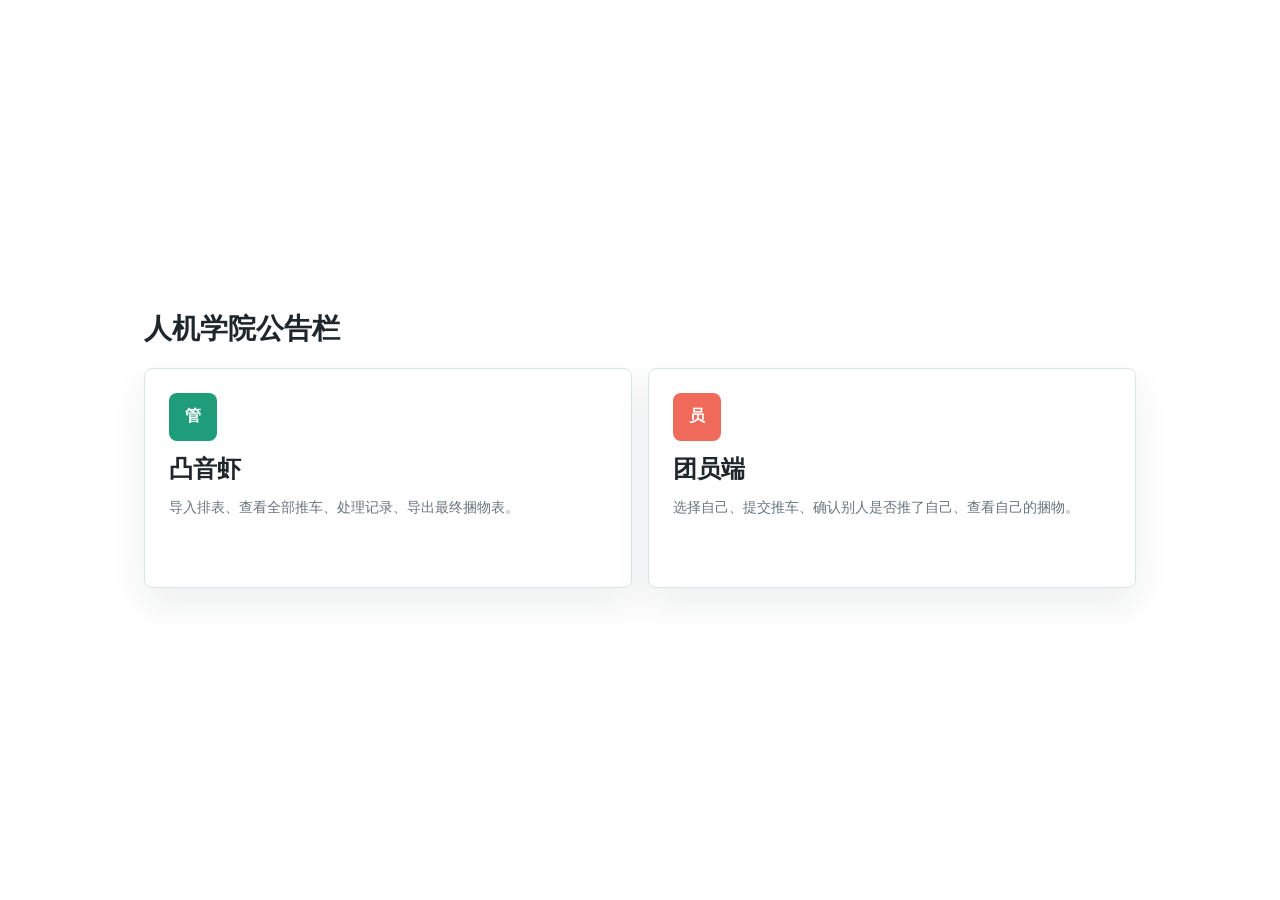
<file: index.html>
<!doctype html>
<html lang="zh-CN">
  <head>
    <meta charset="UTF-8" />
    <meta name="viewport" content="width=device-width, initial-scale=1.0" />
    <title>人机学院公告栏</title>
    <link rel="stylesheet" href="styles.css" />
  </head>
  <body>
    <main class="entry-shell">
      <section class="entry-hero">
        <div>
          <h1>人机学院公告栏</h1>
        </div>
      </section>

      <section class="entry-grid" aria-label="选择入口">
        <a class="entry-card admin" href="admin.html">
          <span class="entry-icon">管</span>
          <strong>凸音虾</strong>
          <small>导入排表、查看全部推车、处理记录、导出最终捆物表。</small>
        </a>
        <a class="entry-card member" href="member.html">
          <span class="entry-icon">员</span>
          <strong>团员端</strong>
          <small>选择自己、提交推车、确认别人是否推了自己、查看自己的捆物。</small>
        </a>
      </section>
    </main>
  </body>
</html>
</file>
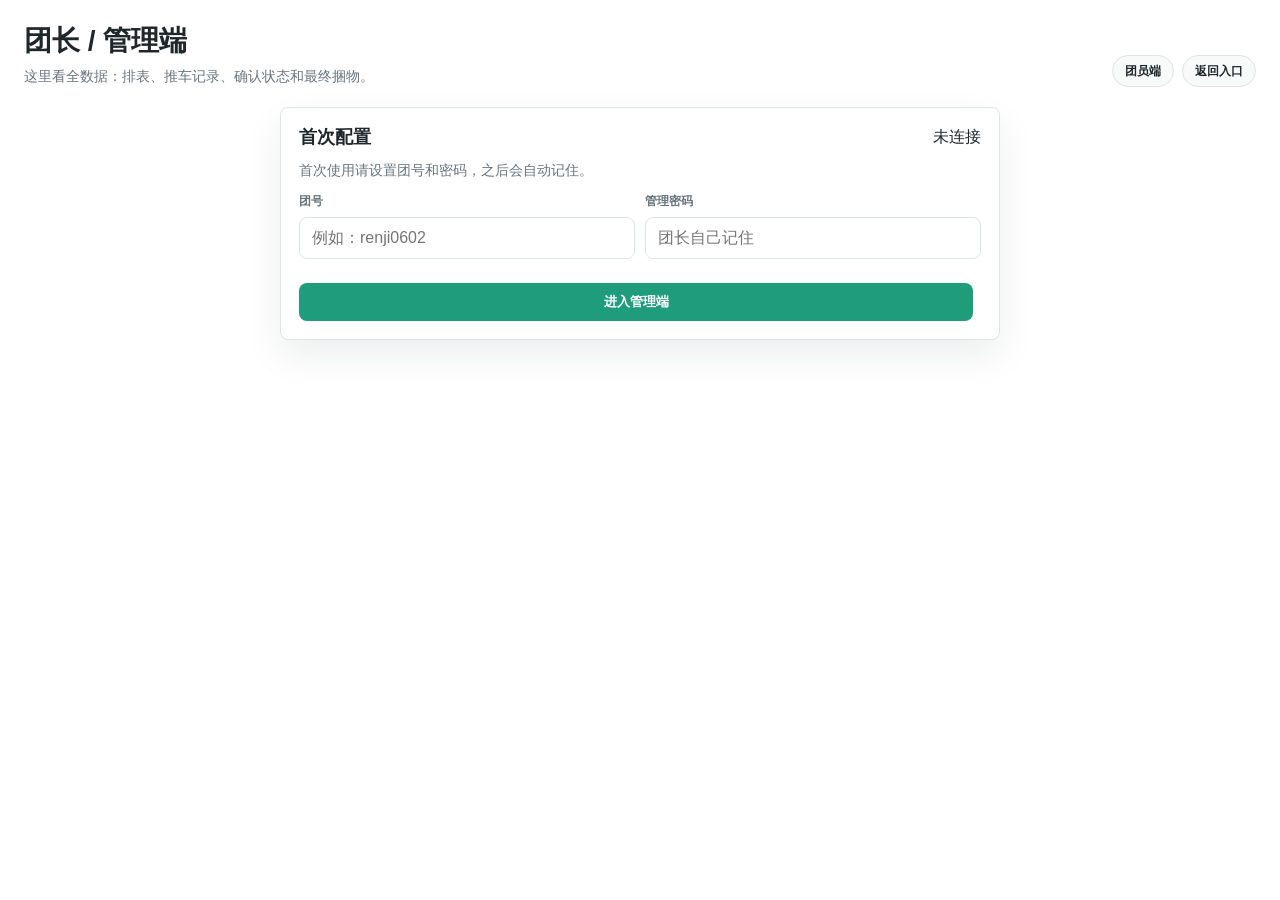
<file: admin.html>
<!doctype html>
<html lang="zh-CN">
  <head>
    <meta charset="UTF-8" />
    <meta name="viewport" content="width=device-width, initial-scale=1.0" />
    <title>团长端 - 推车管理</title>
    <link rel="stylesheet" href="styles.css" />
  </head>
  <body>
    <div class="app-shell">
      <header class="topbar">
        <div>
          <h1>团长 / 管理端</h1>
          <p>这里看全数据：排表、推车记录、确认状态和最终捆物。</p>
        </div>
        <nav class="top-actions" aria-label="页面入口">
          <a class="ghost-link" href="member.html">团员端</a>
          <a class="ghost-link" href="index.html">返回入口</a>
        </nav>
      </header>

      <div id="adminGateWrap">
        <section class="panel admin-gate" id="adminGate">
          <div class="section-title">
            <h2>首次配置</h2>
            <span id="cloudStatus">未连接</span>
          </div>
          <p class="hint" style="margin-bottom:12px">首次使用请设置团号和密码，之后会自动记住。</p>
          <div class="gate-grid">
            <label class="field">
              <span>团号</span>
              <input id="cloudGroupCode" type="text" placeholder="例如：renji0602" autocomplete="off" />
            </label>
            <label class="field">
              <span>管理密码</span>
              <input id="cloudAdminPin" type="password" placeholder="团长自己记住" autocomplete="off" />
            </label>
          </div>
          <div class="cloud-actions">
            <button class="primary-button" id="cloudConnectBtn" type="button">进入管理端</button>
          </div>
        </section>
      </div>

      <section class="panel admin-gate is-hidden" id="adminConnectedBar" style="text-align:center;padding:12px 18px">
        <span style="margin-right:12px">当前团号：<strong id="connectedGroupLabel"></strong></span>
        <button class="ghost-button" id="adminSwitchBtn" type="button" style="margin-right:6px">切换</button>
        <button class="ghost-button danger-button" id="adminExitBtn" type="button">退出</button>
      </section>

      <main class="admin-grid is-hidden" id="adminContent">
        <section class="panel box-panel">
          <div class="section-title">
            <h2>盲盒项目</h2>
            <span id="boxCount">0 个</span>
          </div>
          <div class="box-manager">
            <label class="field">
              <span>当前盲盒</span>
              <select id="boxSelect"></select>
            </label>
            <label class="field">
              <span>盲盒名称</span>
              <input id="boxNameInput" type="text" placeholder="例如：生肖款" autocomplete="off" />
            </label>
            <button class="ghost-button" id="renameBoxBtn" type="button">重命名</button>
            <button class="ghost-button" id="addBoxBtn" type="button">新增盲盒</button>
            <button class="ghost-button danger-button" id="deleteBoxBtn" type="button">删除盲盒</button>
          </div>
        </section>

        <aside class="panel import-panel">
          <div class="panel-head">
            <h2>排表导入</h2>
            <button class="ghost-button" id="loadDemoBtn" type="button">恢复示例</button>
          </div>
          <label class="upload-box" for="rosterFile">
            <strong>上传排表文件</strong>
            <span id="fileName">支持 XLSX / CSV / TXT，上传后会填入下方排表框</span>
            <input id="rosterFile" type="file" accept=".xlsx,.csv,.txt,application/vnd.openxmlformats-officedocument.spreadsheetml.sheet,text/csv,text/plain" />
          </label>
          <textarea class="hidden-input" id="rosterInput" spellcheck="false"></textarea>
          <section class="keyword-panel" id="itemRulePanel" aria-label="捆序设置">
            <div class="section-title">
              <h3>捆序设置</h3>
              <span id="itemRuleSummary">上传表格后自动识别</span>
            </div>
            <div class="item-rule-list" id="itemRuleList"></div>
            <p class="hint">款式会按单价从高到低排列。逐个选择捆2、捆1、备捆或不捆后再导入。</p>
          </section>
          <button class="primary-button" id="importBtn" type="button">导入并覆盖成员</button>
          <p class="hint">请先上传表格。系统会识别"分类 / 种类 / 单价 / 昵称 / 数量"。</p>

        </aside>

        <section class="panel main-panel">
          <div class="tabs" role="tablist" aria-label="管理页切换">
            <button class="tab active" data-tab="records" type="button">推车记录</button>
            <button class="tab" data-tab="allocation" type="button">分配结果</button>
          </div>

          <section class="tab-page active" id="recordsPage">
            <div class="section-title">
              <h2>全部推车记录</h2>
              <span id="recordCount">0 条</span>
            </div>
            <div class="record-list wide-list" id="recordList"></div>
          </section>

          <section class="tab-page" id="allocationPage">
            <div class="allocation-toolbar">
              <div>
                <h2>最终捆物表</h2>
              </div>
              <div class="toolbar-actions">
                <fieldset class="allocation-filter" aria-label="筛选捆序">
                  <label><input data-allocation-filter="捆2" type="checkbox" checked /> 捆2</label>
                  <label><input data-allocation-filter="捆1" type="checkbox" checked /> 捆1</label>
                  <label><input data-allocation-filter="备捆" type="checkbox" checked /> 备捆</label>
                </fieldset>
                <button class="mini-button assign-button" id="allocationAssignBtn" type="button">上捆</button>
                <button class="mini-button" id="allocationExportBtn" type="button">导出</button>
              </div>
            </div>
            <div class="table-wrap">
              <table>
                <thead>
                  <tr>
                    <th>成员</th>
                    <th>吃款</th>
                    <th>捆序</th>
                    <th>有效推车数量</th>
                    <th>状态</th>
                    <th>捆物剩余</th>
                  </tr>
                </thead>
                <tbody id="allocationBody"></tbody>
              </table>
            </div>
          </section>
        </section>

        <aside class="panel summary-panel">
          <h2>实时总览</h2>
          <div class="stat-grid">
            <div class="stat stat-wide">
              <span>可捆数量</span>
              <strong id="hotCount">0</strong>
            </div>
            <div class="stat">
              <span>已交推车</span>
              <strong id="confirmedCount">0</strong>
            </div>
            <div class="stat">
              <span>待审核</span>
              <strong id="pendingReviewCount">0</strong>
            </div>
            <div class="stat">
              <span>未交推车</span>
              <strong id="pendingCount">0</strong>
            </div>
          </div>

          <section class="explain">
            <h3>团员入口</h3>
            <p>团员只需要打开团员端，选择自己的昵称后提交或确认。管理端会同步看到状态变化。</p>
          </section>

          <section class="explain">
            <h3>当前数据库</h3>
            <p>连接云同步后，团长端和团员端会使用同一个团号下的数据。</p>
          </section>
        </aside>

        <section class="panel roster-panel">
          <div class="section-title">
            <h2>排表生成表</h2>
            <span id="memberCount">0 人</span>
          </div>
          <div class="member-list" id="memberList"></div>
        </section>
      </main>
    </div>

    <div class="toast" id="toast" role="status" aria-live="polite"></div>
    <script src="db.js"></script>
    <script src="admin.js"></script>
  </body>
</html>
</file>
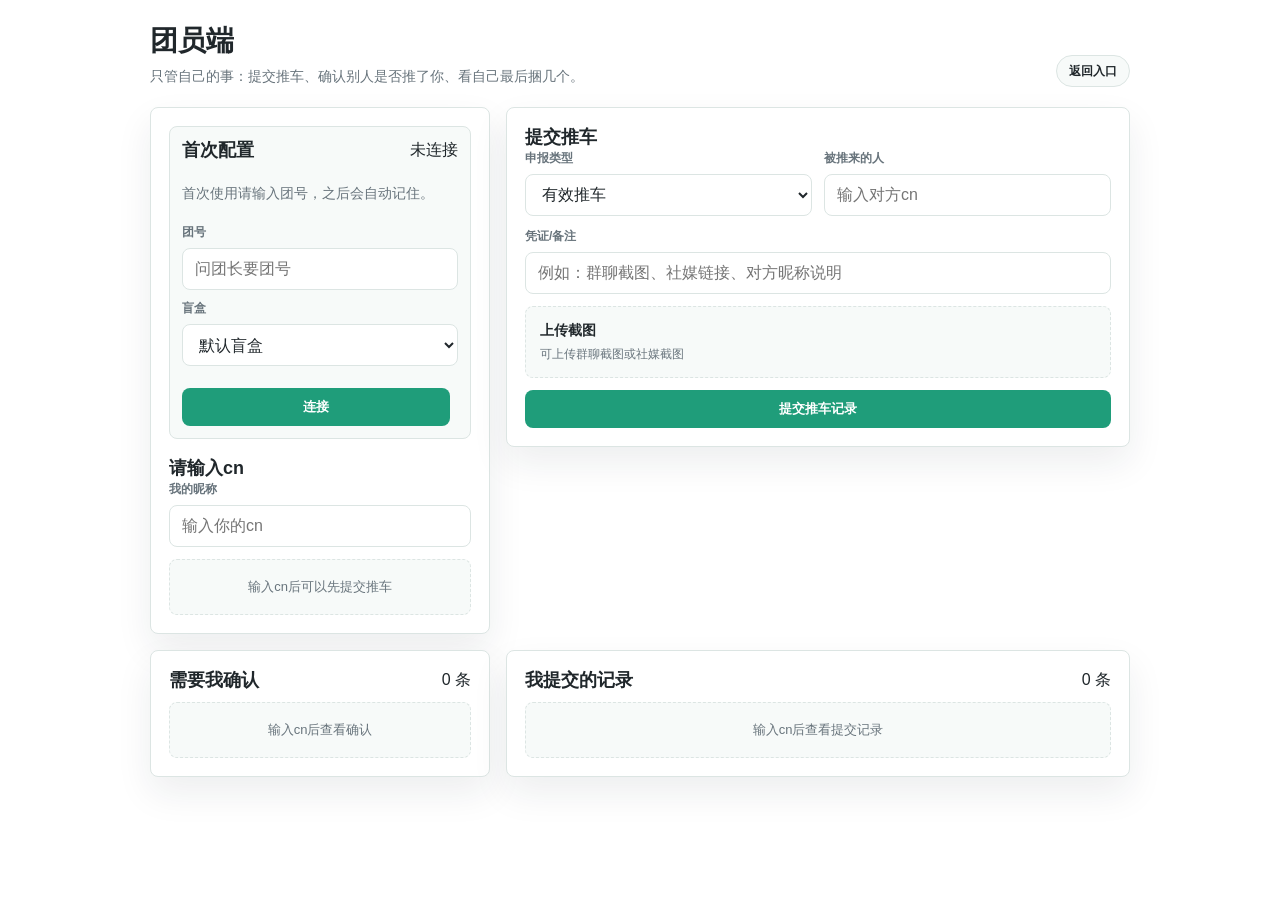
<file: member.html>
<!doctype html>
<html lang="zh-CN">
  <head>
    <meta charset="UTF-8" />
    <meta name="viewport" content="width=device-width, initial-scale=1.0" />
    <title>团员端 - 推车提交</title>
    <link rel="stylesheet" href="styles.css" />
  </head>
  <body>
    <div class="app-shell compact-shell">
      <header class="topbar">
        <div>
          <h1>团员端</h1>
          <p>只管自己的事：提交推车、确认别人是否推了你、看自己最后捆几个。</p>
        </div>
        <nav class="top-actions" aria-label="页面入口">
          <a class="ghost-link" href="index.html">返回入口</a>
        </nav>
      </header>

      <main class="member-grid">
        <section class="panel identity-panel">
          <section class="cloud-panel member-cloud" id="memberCloudPanel" aria-label="云同步">
            <div class="section-title">
              <h2>首次配置</h2>
              <span id="cloudStatus">未连接</span>
            </div>
            <p class="hint" style="margin-bottom:10px">首次使用请输入团号，之后会自动记住。</p>
            <label class="field">
              <span>团号</span>
              <input id="cloudGroupCode" type="text" placeholder="问团长要团号" autocomplete="off" />
            </label>
            <label class="field">
              <span>盲盒</span>
              <select id="boxSelect"></select>
            </label>
            <div class="cloud-actions">
              <button class="primary-button" id="cloudConnectBtn" type="button">连接</button>
            </div>
          </section>

          <section class="cloud-panel member-cloud is-hidden" id="memberConnectedBar" aria-label="连接状态" style="text-align:center">
            <span style="margin-right:12px">团号：<strong id="connectedGroupLabel"></strong></span>
            <button class="ghost-button" id="memberSwitchBtn" type="button" style="margin-right:6px">切换</button>
            <button class="ghost-button danger-button" id="memberExitBtn" type="button">退出</button>
          </section>

          <h2>请输入cn</h2>
          <label class="field">
            <span>我的昵称</span>
            <input id="meSelect" type="text" placeholder="输入你的cn" autocomplete="off" list="memberSuggestions" />
            <datalist id="memberSuggestions"></datalist>
          </label>
          <div class="my-summary" id="mySummary"></div>
        </section>

        <section class="panel submit-panel">
          <h2>提交推车</h2>
          <div class="form-grid member-form">
            <label class="field">
              <span>申报类型</span>
              <select id="claimType">
                <option value="有效推车">有效推车</option>
                <option value="无效推车">无效推车</option>
              </select>
            </label>
            <label class="field" id="targetField">
              <span>被推来的人</span>
              <input id="targetSelect" type="text" placeholder="输入对方cn" autocomplete="off" list="targetSuggestions" />
              <datalist id="targetSuggestions"></datalist>
            </label>
            <label class="field wide">
              <span>凭证/备注</span>
              <input id="proofInput" type="text" placeholder="例如：群聊截图、社媒链接、对方昵称说明" />
            </label>
            <label class="proof-upload wide" for="proofImage">
              <strong>上传截图</strong>
              <span id="proofImageName">可上传群聊截图或社媒截图</span>
              <input id="proofImage" type="file" accept="image/*" />
            </label>
          </div>
          <button class="primary-button" id="addRecordBtn" type="button">提交推车记录</button>
        </section>

        <section class="panel">
          <div class="section-title">
            <h2>需要我确认</h2>
            <span id="confirmCount">0 条</span>
          </div>
          <div class="record-list" id="confirmList"></div>
        </section>

        <section class="panel">
          <div class="section-title">
            <h2>我提交的记录</h2>
            <span id="myRecordCount">0 条</span>
          </div>
          <div class="record-list" id="myRecordList"></div>
        </section>
      </main>
    </div>

    <div class="toast" id="toast" role="status" aria-live="polite"></div>
    <script src="db.js"></script>
    <script src="member.js"></script>
  </body>
</html>
</file>
<file: styles.css>
:root {
  color-scheme: light;
  --bg: #ffffff;
  --surface: #ffffff;
  --surface-strong: #f7faf9;
  --ink: #20272b;
  --muted: #68747c;
  --line: #dce5e3;
  --mint: #1f9d7a;
  --mint-soft: #e4f6f0;
  --coral: #ef6a5b;
  --coral-soft: #fff0ed;
  --lavender-soft: #f1edff;
  --gray-soft: #f2f5f5;
  --shadow: 0 16px 36px rgba(26, 42, 51, 0.08);
  --radius: 8px;
}

* {
  box-sizing: border-box;
}

body {
  margin: 0;
  min-width: 320px;
  background: var(--bg);
  color: var(--ink);
  font-family:
    "Microsoft YaHei UI", "Microsoft YaHei", "PingFang SC", "Noto Sans CJK SC",
    Arial, sans-serif;
}

a {
  color: inherit;
  text-decoration: none;
}

button,
input,
select,
textarea {
  font: inherit;
}

button {
  cursor: pointer;
}

h1,
h2,
h3,
p {
  margin: 0;
}

h1 {
  font-size: 28px;
  line-height: 1.2;
  font-weight: 800;
}

h2 {
  font-size: 18px;
  line-height: 1.3;
}

h3 {
  font-size: 15px;
  line-height: 1.35;
}

.entry-shell,
.app-shell {
  min-height: 100vh;
  padding: 24px;
}

.entry-shell {
  max-width: 1040px;
  margin: 0 auto;
  display: grid;
  align-content: center;
  gap: 22px;
}

.entry-hero,
.topbar {
  display: flex;
  align-items: flex-end;
  justify-content: space-between;
  gap: 20px;
}

.entry-hero p,
.topbar p,
.allocation-toolbar p,
.hint,
.explain p,
.entry-card small,
.summary-card p {
  color: var(--muted);
  font-size: 14px;
  line-height: 1.55;
}

.entry-hero p,
.topbar p {
  margin-top: 8px;
}

.entry-grid {
  display: grid;
  grid-template-columns: 1fr 1fr;
  gap: 16px;
}

.entry-card {
  display: grid;
  gap: 12px;
  min-height: 220px;
  align-content: start;
  border: 1px solid var(--line);
  border-radius: var(--radius);
  background: var(--surface);
  box-shadow: var(--shadow);
  padding: 24px;
}

.entry-card strong {
  font-size: 24px;
}

.entry-icon {
  display: inline-grid;
  place-items: center;
  width: 48px;
  height: 48px;
  border-radius: var(--radius);
  color: #fff;
  font-weight: 900;
}

.entry-card.admin .entry-icon {
  background: var(--mint);
}

.entry-card.member .entry-icon {
  background: var(--coral);
}

.topbar {
  margin: 0 auto 20px;
  max-width: 1440px;
}

.compact-shell .topbar {
  max-width: 980px;
}

.top-actions,
.rule-strip {
  display: flex;
  flex-wrap: wrap;
  justify-content: flex-end;
  gap: 8px;
}

.ghost-link,
.rule-strip span,
.tag,
.status {
  display: inline-flex;
  align-items: center;
  min-height: 32px;
  border-radius: 999px;
  padding: 6px 12px;
  border: 1px solid var(--line);
  background: var(--surface-strong);
  color: var(--ink);
  font-size: 12px;
  font-weight: 800;
  white-space: nowrap;
}

.admin-grid {
  display: grid;
  grid-template-columns: minmax(260px, 320px) minmax(560px, 1fr) minmax(240px, 300px);
  gap: 16px;
  max-width: 1440px;
  margin: 0 auto;
  align-items: start;
}

.member-grid {
  display: grid;
  grid-template-columns: minmax(260px, 340px) minmax(420px, 1fr);
  gap: 16px;
  max-width: 980px;
  margin: 0 auto;
  align-items: start;
}

.panel {
  border: 1px solid var(--line);
  border-radius: var(--radius);
  background: var(--surface);
  box-shadow: var(--shadow);
  padding: 18px;
}

.main-panel {
  min-width: 0;
}

.panel-head,
.section-title,
.allocation-toolbar,
.toolbar-actions,
.record-top,
.record-meta,
.record-actions {
  display: flex;
  align-items: center;
  justify-content: space-between;
  gap: 12px;
}

.field {
  display: grid;
  gap: 7px;
}

.cloud-panel {
  display: grid;
  gap: 10px;
  margin-bottom: 16px;
  border: 1px solid var(--line);
  border-radius: var(--radius);
  background: var(--surface-strong);
  padding: 12px;
}

.member-cloud {
  margin-bottom: 18px;
}

.cloud-actions {
  display: grid;
  grid-template-columns: 1fr auto;
  gap: 8px;
}

.admin-gate {
  max-width: 720px;
  margin: 0 auto 16px;
}

.gate-grid {
  display: grid;
  grid-template-columns: 1fr 1fr;
  gap: 10px;
  margin: 12px 0;
}

.box-panel {
  grid-column: 1 / -1;
  width: 100%;
}

.box-manager {
  display: grid;
  grid-template-columns: minmax(160px, 1fr) minmax(180px, 1fr) auto auto auto;
  gap: 10px;
  align-items: end;
  margin-top: 12px;
}

.danger-button {
  color: #a7291f;
  border-color: #ffc8c0;
  background: var(--coral-soft);
}

.allocation-filter {
  display: flex;
  flex-wrap: wrap;
  align-items: center;
  gap: 8px;
  margin: 0;
  padding: 0;
  border: 0;
}

.allocation-filter legend {
  margin-right: 2px;
  color: var(--muted);
  font-size: 12px;
  font-weight: 800;
}

.allocation-filter label {
  display: inline-flex;
  align-items: center;
  gap: 6px;
  min-height: 38px;
  border: 1px solid var(--line);
  border-radius: var(--radius);
  background: #fff;
  padding: 0 10px;
  font-size: 13px;
  font-weight: 800;
  white-space: nowrap;
}

.allocation-filter input {
  width: 16px;
  min-height: 16px;
  accent-color: var(--mint);
}

.upload-box,
.keyword-panel,
.proof-upload {
  margin-top: 14px;
}

.upload-box,
.proof-upload {
  position: relative;
  display: grid;
  gap: 6px;
  border: 1px dashed var(--line);
  border-radius: var(--radius);
  background: var(--surface-strong);
  padding: 14px;
  cursor: pointer;
}

.upload-box strong,
.proof-upload strong {
  font-size: 14px;
  line-height: 1.35;
}

.upload-box span,
.proof-upload span {
  color: var(--muted);
  font-size: 12px;
  line-height: 1.45;
}

.upload-box input,
.proof-upload input {
  position: absolute;
  inset: 0;
  opacity: 0;
  cursor: pointer;
}

.proof-upload.wide {
  grid-column: 1 / -1;
  margin-top: 0;
}

.is-hidden {
  display: none;
}

.keyword-panel {
  border: 1px solid var(--line);
  border-radius: var(--radius);
  background: var(--surface-strong);
  padding: 12px;
}

.keyword-grid {
  display: grid;
  grid-template-columns: 1fr;
  gap: 10px;
  margin-top: 10px;
}

.item-rule-list {
  display: grid;
  gap: 8px;
  margin-top: 10px;
  max-height: 280px;
  overflow: auto;
}

.item-rule-row {
  display: grid;
  grid-template-columns: minmax(0, 1fr) 86px;
  gap: 8px;
  align-items: center;
  border: 1px solid var(--line);
  border-radius: var(--radius);
  background: #fff;
  padding: 9px;
}

.item-rule-row strong {
  display: block;
  font-size: 13px;
  line-height: 1.35;
}

.item-rule-row span {
  display: block;
  margin-top: 3px;
  color: var(--muted);
  font-size: 12px;
  line-height: 1.4;
}

.item-rule-row select {
  min-height: 34px;
  padding: 0 8px;
}

.field span {
  color: var(--muted);
  font-size: 12px;
  font-weight: 800;
}

textarea,
input,
select {
  width: 100%;
  border: 1px solid var(--line);
  border-radius: var(--radius);
  background: #fff;
  color: var(--ink);
  outline: none;
  transition:
    border-color 160ms ease,
    box-shadow 160ms ease;
}

textarea {
  min-height: 160px;
  resize: vertical;
  padding: 11px 12px;
  line-height: 1.55;
}

input,
select {
  min-height: 42px;
  padding: 0 12px;
}

textarea:focus,
input:focus,
select:focus {
  border-color: var(--mint);
  box-shadow: 0 0 0 3px rgba(31, 157, 122, 0.12);
}

.primary-button,
.ghost-button,
.mini-button {
  min-height: 38px;
  border-radius: var(--radius);
  border: 1px solid transparent;
  padding: 0 14px;
  font-size: 13px;
  font-weight: 800;
}

.primary-button {
  width: 100%;
  margin-top: 12px;
  background: var(--mint);
  color: #fff;
}

.ghost-button {
  background: #fff;
  border-color: var(--line);
  color: var(--ink);
}

.mini-button {
  min-height: 32px;
  padding: 0 10px;
  background: var(--surface-strong);
  border-color: var(--line);
  color: var(--ink);
}

.mini-button.confirm {
  background: var(--mint-soft);
  border-color: #bfe8dc;
  color: #12664f;
}

.mini-button.reject {
  background: var(--coral-soft);
  border-color: #ffd1ca;
  color: #9f3227;
}

.hint {
  margin-top: 10px;
}

.member-section,
.summary-panel section,
.member-grid .panel:nth-child(n + 3) {
  margin-top: 0;
}

.roster-panel {
  grid-column: 1 / -1;
}

.member-list,
.record-list {
  display: grid;
  gap: 8px;
  margin-top: 10px;
}

.member-group {
  display: grid;
  gap: 8px;
}

.member-group + .member-group {
  margin-top: 12px;
}

.member-group-title {
  display: flex;
  align-items: center;
  justify-content: space-between;
  gap: 8px;
  padding-top: 4px;
}

.member-group-title small {
  color: var(--muted);
  font-size: 12px;
  font-weight: 800;
}

.roster-sheet-wrap {
  overflow: auto;
  border: 1px solid var(--line);
  border-radius: var(--radius);
}

.roster-sheet {
  min-width: 920px;
  table-layout: auto;
}

.roster-sheet th {
  vertical-align: middle;
}

.roster-sheet th small {
  margin-left: 8px;
  color: var(--muted);
  font-size: 12px;
  font-weight: 800;
}

.roster-sheet td {
  vertical-align: top;
  height: 54px;
}

.roster-matrix th,
.roster-matrix td {
  min-width: 86px;
  text-align: center;
}

.roster-matrix th:first-child,
.roster-matrix td:first-child {
  min-width: 62px;
  text-align: center;
}

.roster-matrix th:nth-child(2),
.roster-matrix td:nth-child(2) {
  min-width: 110px;
  text-align: left;
}

.exclude-cell input {
  width: 18px;
  min-height: 18px;
  accent-color: var(--mint);
}

.roster-matrix th:nth-child(2),
.roster-matrix td:nth-child(2) {
  min-width: 130px;
  text-align: left;
}

.roster-matrix th:nth-child(3),
.roster-matrix td:nth-child(3) {
  min-width: 120px;
  text-align: center;
}

.roster-matrix th:nth-child(4),
.roster-matrix td:nth-child(4) {
  min-width: 120px;
  text-align: center;
}

.roster-matrix th:nth-child(5),
.roster-matrix td:nth-child(5) {
  min-width: 120px;
  text-align: center;
}

.roster-matrix th:nth-child(6),
.roster-matrix td:nth-child(6) {
  min-width: 160px;
  text-align: left;
}

.name-cell {
  display: grid;
  gap: 5px;
}

.name-cell strong {
  font-size: 14px;
  line-height: 1.3;
}

.name-cell .tag {
  width: fit-content;
  min-height: 24px;
  padding: 3px 8px;
}

.name-cell em {
  width: fit-content;
  font-style: normal;
  font-size: 12px;
  font-weight: 900;
}

.amount-cell,
.quantity-cell,
.bundle-cell,
.push-status-cell {
  font-variant-numeric: tabular-nums;
}

.bundle-cell,
.push-status-cell {
  font-weight: 900;
}

.hot-reason-cell {
  color: var(--ink);
  font-weight: 800;
  white-space: normal;
}

.remaining-role-cell {
  color: var(--ink);
  font-weight: 800;
  text-align: center;
  vertical-align: top;
  white-space: normal;
}

.overview-block {
  display: grid;
  gap: 8px;
  justify-items: center;
  line-height: 1.55;
}

.overview-block strong,
.overview-block span {
  display: block;
}

.push-status-cell {
  color: var(--muted);
}

.sheet-person {
  display: grid;
  gap: 4px;
}

.sheet-person strong {
  font-size: 14px;
  line-height: 1.35;
}

.sheet-person span,
.sheet-empty {
  color: var(--muted);
  font-size: 12px;
  line-height: 1.4;
}

.sheet-person em {
  width: fit-content;
  font-style: normal;
  font-size: 12px;
  font-weight: 900;
}

.member-row,
.record-card,
.summary-card {
  border: 1px solid var(--line);
  border-radius: var(--radius);
  background: var(--surface-strong);
  padding: 10px;
}

.member-row {
  display: flex;
  align-items: center;
  justify-content: space-between;
  gap: 8px;
}

.member-main {
  min-width: 0;
}

.member-main strong,
.record-top strong,
.summary-card strong {
  display: block;
  font-size: 14px;
  line-height: 1.35;
}

.member-main span,
.record-card p,
.record-meta {
  color: var(--muted);
  font-size: 12px;
  line-height: 1.45;
}

.tag.hot {
  background: var(--coral-soft);
  border-color: #ffd1ca;
  color: #a33b30;
}

.tag.bind-one {
  background: #fff8df;
  border-color: #f2df9d;
  color: #76600f;
}

.tag.backup {
  background: var(--lavender-soft);
  border-color: #d9d1ff;
  color: #5b4fc7;
}

.tag.cold {
  background: var(--mint-soft);
  border-color: #cceee4;
  color: #12664f;
}

.tag.normal {
  background: #eef1f7;
  border-color: #dde2ee;
  color: #475067;
}

.tabs {
  display: grid;
  grid-template-columns: 1fr 1fr;
  gap: 8px;
  margin-bottom: 18px;
  padding: 5px;
  border: 1px solid var(--line);
  border-radius: var(--radius);
  background: var(--gray-soft);
}

.tab {
  min-height: 38px;
  border: 0;
  border-radius: 6px;
  background: transparent;
  color: var(--muted);
  font-weight: 850;
}

.tab.active {
  background: #fff;
  color: var(--ink);
  box-shadow: 0 6px 16px rgba(21, 40, 45, 0.08);
}

.tab-page {
  display: none;
}

.tab-page.active {
  display: block;
}

.form-grid {
  display: grid;
  grid-template-columns: repeat(2, minmax(0, 1fr));
  gap: 12px;
}

.field.wide {
  grid-column: 1 / -1;
}

.record-card {
  display: grid;
  gap: 9px;
}

.record-row-card {
  grid-template-columns: minmax(0, 1fr) auto;
  align-items: center;
}

.record-actions {
  justify-content: flex-start;
  flex-wrap: wrap;
}

/* --- Edit form inside record cards --- */
.edit-form {
  display: grid;
  grid-template-columns: repeat(2, minmax(0, 1fr));
  gap: 12px;
}
.edit-form .field.wide {
  grid-column: 1 / -1;
}
.edit-form .record-actions {
  grid-column: 1 / -1;
  margin-top: 4px;
}
.record-edit {
  border-top: 1px solid var(--line);
  padding-top: 12px;
  margin-top: 4px;
}

.record-meta-inline {
  justify-content: flex-start;
  flex-wrap: wrap;
  gap: 14px;
}
.record-time {
  color: var(--muted);
  font-size: 12px;
}

.status.pending {
  background: #fff8df;
  border-color: #f2df9d;
  color: #76600f;
}

.status.confirmed {
  background: var(--mint-soft);
  border-color: #bfe8dc;
  color: #12664f;
}

.status.invalid {
  background: #eef1f7;
  border-color: #dde2ee;
  color: #475067;
}

.status.disputed {
  background: var(--lavender-soft);
  border-color: #d9d1ff;
  color: #5b4fc7;
}

.table-wrap {
  overflow: auto;
  border: 1px solid var(--line);
  border-radius: var(--radius);
  margin-top: 14px;
}

table {
  width: 100%;
  border-collapse: collapse;
  min-width: 620px;
  background: #fff;
}

th,
td {
  border-bottom: 1px solid var(--line);
  padding: 12px;
  text-align: left;
  font-size: 13px;
  white-space: nowrap;
}

th {
  background: var(--surface-strong);
  color: var(--muted);
  font-size: 12px;
  font-weight: 850;
}

tr:last-child td {
  border-bottom: 0;
}

.bundle-zero {
  color: var(--mint);
  font-weight: 900;
}

.bundle-two {
  color: var(--coral);
  font-weight: 900;
}

.stat-grid {
  display: grid;
  grid-template-columns: 1fr 1fr;
  gap: 10px;
  margin-top: 14px;
}

.stat {
  border: 1px solid var(--line);
  border-radius: var(--radius);
  background: var(--surface-strong);
  padding: 12px;
}

.stat-wide {
  grid-column: 1 / -1;
}

.stat span {
  color: var(--muted);
  font-size: 12px;
  font-weight: 800;
}

.stat strong {
  display: block;
  margin-top: 6px;
  font-size: 24px;
  line-height: 1;
}

.explain {
  border-top: 1px solid var(--line);
  margin-top: 18px;
  padding-top: 14px;
}

.explain p,
.summary-card p {
  margin-top: 6px;
}

.my-summary {
  margin-top: 12px;
}

.summary-card {
  display: grid;
  gap: 6px;
}

.proof-thumb {
  display: flex;
  align-items: center;
  gap: 8px;
  width: fit-content;
  max-width: 100%;
  border: 1px solid var(--line);
  border-radius: var(--radius);
  background: #fff;
  padding: 6px 8px;
  color: var(--muted);
  font-size: 12px;
  font-weight: 800;
}

.proof-thumb img {
  width: 44px;
  height: 44px;
  border-radius: 6px;
  object-fit: cover;
}

.empty {
  border: 1px dashed var(--line);
  border-radius: var(--radius);
  padding: 18px;
  color: var(--muted);
  background: var(--surface-strong);
  text-align: center;
  font-size: 13px;
}

.empty-table-cell {
  color: var(--muted);
  text-align: center;
}

.toast {
  position: fixed;
  left: 50%;
  bottom: 22px;
  transform: translateX(-50%) translateY(16px);
  min-width: 220px;
  max-width: min(480px, calc(100vw - 32px));
  border-radius: var(--radius);
  padding: 12px 14px;
  background: #20272b;
  color: #fff;
  box-shadow: var(--shadow);
  font-size: 13px;
  opacity: 0;
  pointer-events: none;
  transition:
    opacity 180ms ease,
    transform 180ms ease;
}

.toast.show {
  opacity: 1;
  transform: translateX(-50%) translateY(0);
}

/* --- Lightbox --- */
.lightbox {
  display: none;
  position: fixed;
  inset: 0;
  z-index: 9999;
  align-items: center;
  justify-content: center;
}
.lightbox.show {
  display: flex;
}
.lightbox-bg {
  position: absolute;
  inset: 0;
  background: rgba(0,0,0,0.8);
}
.lightbox-img {
  position: relative;
  max-width: 90vw;
  max-height: 90vh;
  border-radius: 8px;
  box-shadow: 0 8px 40px rgba(0,0,0,0.4);
  object-fit: contain;
}
.lightbox-close {
  position: absolute;
  top: 16px;
  right: 24px;
  width: 44px;
  height: 44px;
  border: 0;
  border-radius: 50%;
  background: rgba(255,255,255,0.15);
  color: #fff;
  font-size: 28px;
  line-height: 1;
  cursor: pointer;
  z-index: 1;
}

@media (max-width: 1120px) {
  .admin-grid {
    grid-template-columns: 300px 1fr;
  }

  .summary-panel {
    grid-column: 1 / -1;
  }
}

@media (max-width: 820px) {
  .entry-shell,
  .app-shell {
    padding: 14px;
  }

  .entry-hero,
  .topbar {
    display: grid;
  }

  .entry-grid,
  .admin-grid,
  .member-grid,
  .box-manager,
  .gate-grid,
  .form-grid,
  .record-row-card {
    grid-template-columns: 1fr;
  }

  .top-actions,
  .rule-strip {
    justify-content: flex-start;
  }
}
</file>
